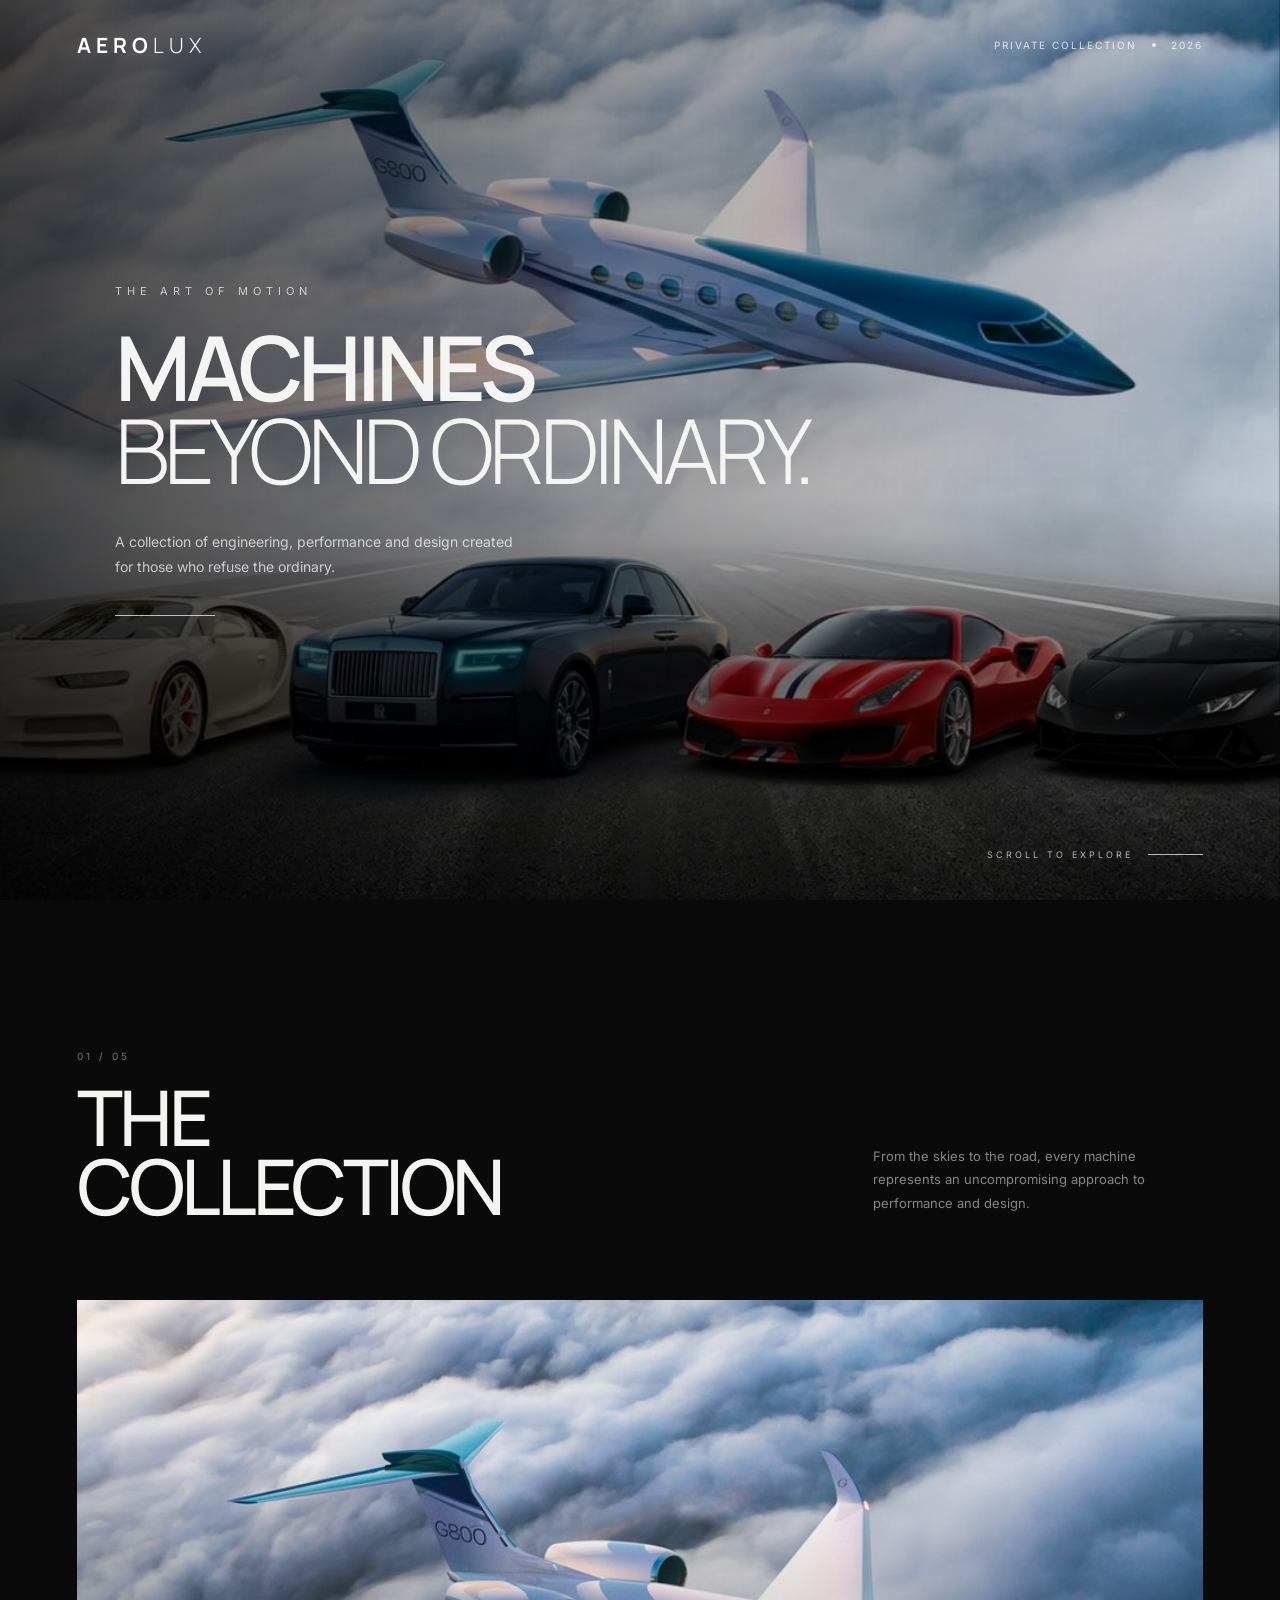
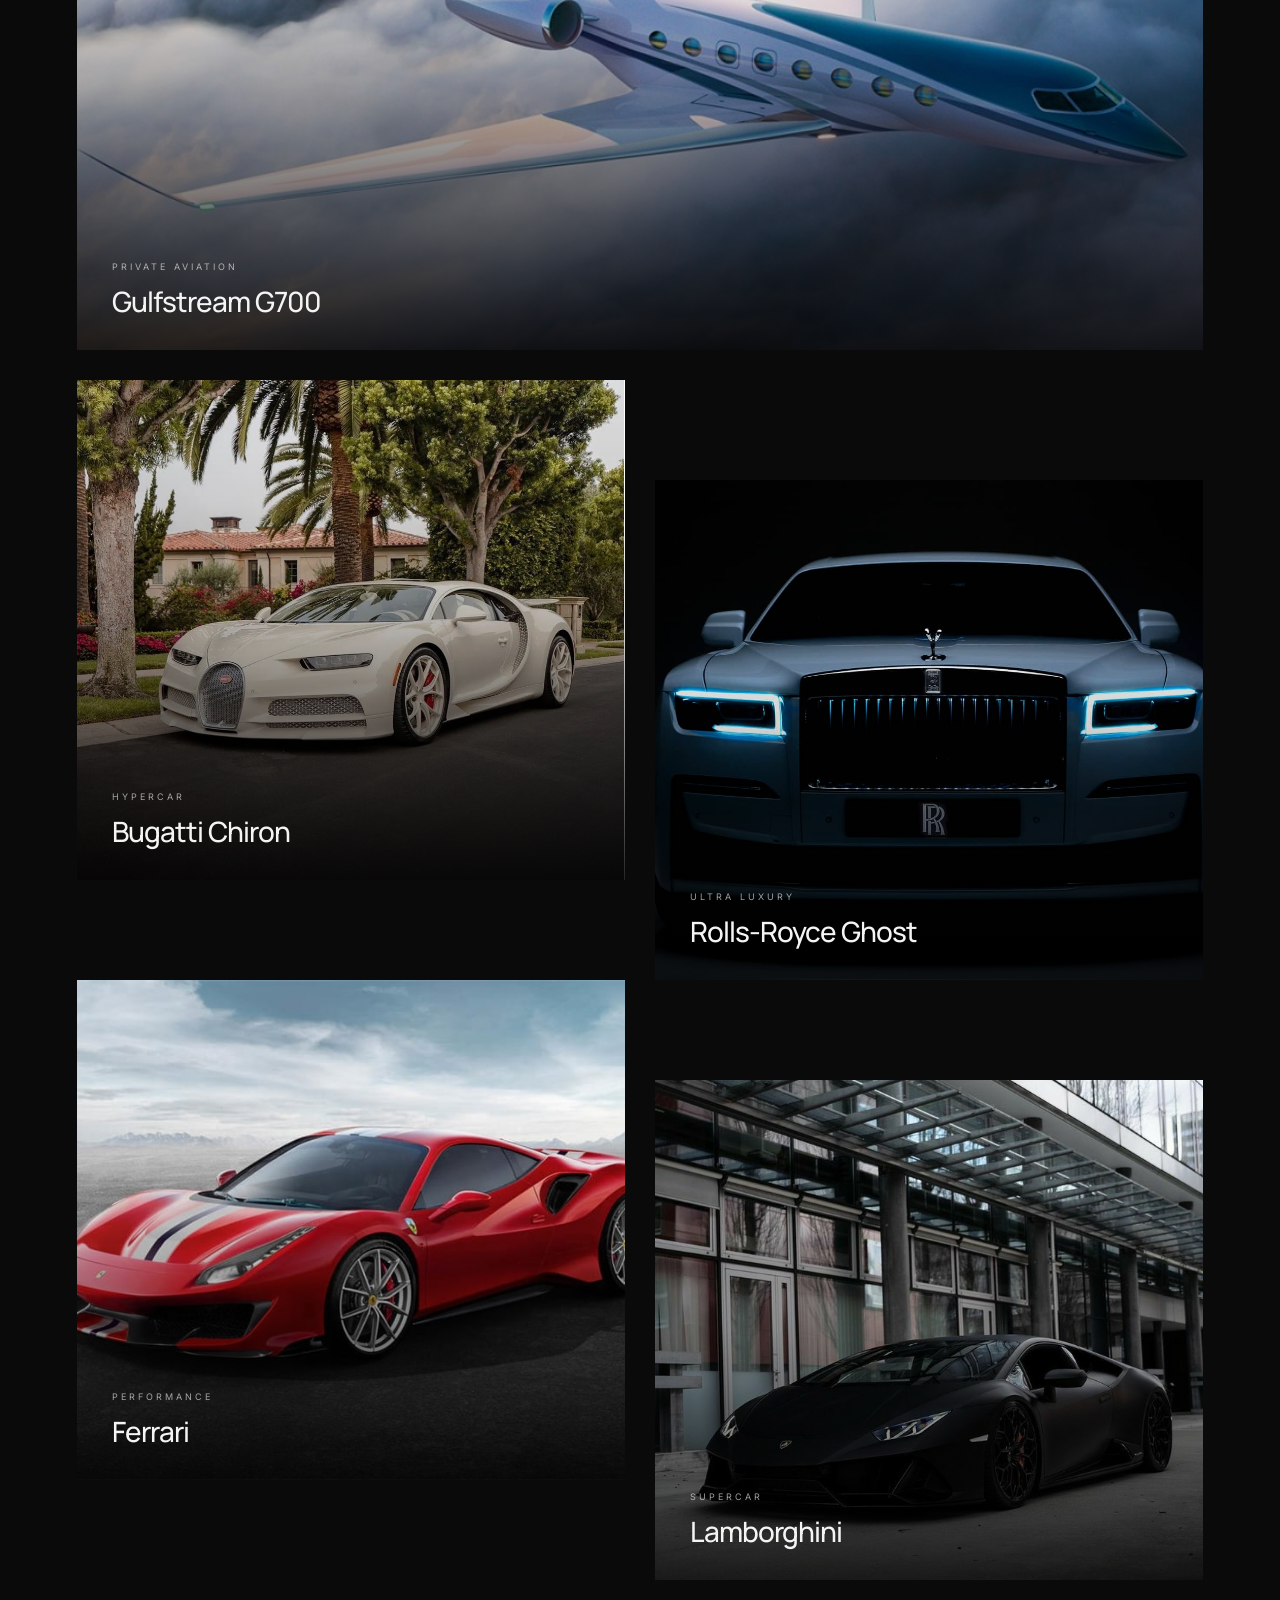
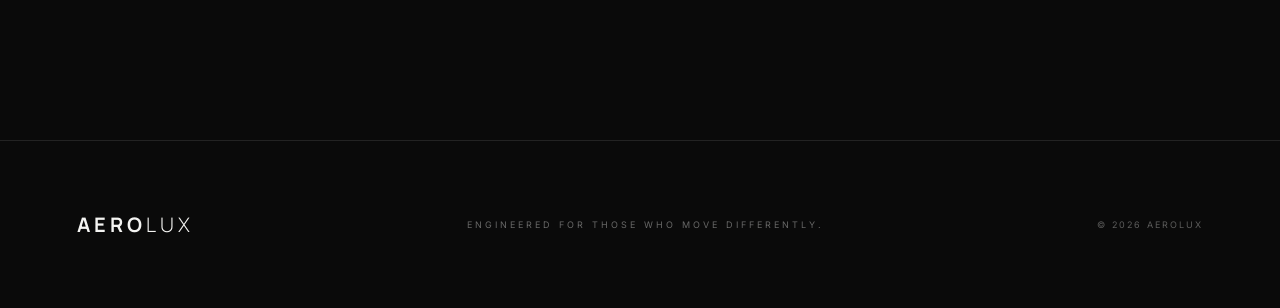
<file: Assets/Static Website 2 - My Garage Collection/index.html>
<!DOCTYPE html>
<html lang="en">
<head>
    <meta charset="UTF-8">
    <meta name="viewport" content="width=device-width, initial-scale=1.0">

    <title>AEROLUX — Machines Beyond Ordinary</title>

    <link rel="stylesheet" href="style.css">

    <!-- Optional Google Font -->
    <link rel="preconnect" href="https://fonts.googleapis.com">
    <link rel="preconnect" href="https://fonts.gstatic.com" crossorigin>
    <link
        href="https://fonts.googleapis.com/css2?family=Inter:wght@300;400;500;600&family=Manrope:wght@400;500;600;700&display=swap"
        rel="stylesheet"
    >
</head>

<body>

    <!-- ================= HEADER ================= -->

    <header class="header">
        <div class="logo">
            AERO<span>LUX</span>
        </div>

        <div class="header-right">
            <span>PRIVATE COLLECTION</span>
            <span class="dot"></span>
            <span>2026</span>
        </div>
    </header>


    <!-- ================= HERO ================= -->

    <main>

        <section class="hero">

            <div class="hero-image-wrapper">
                <img
                    src="My Garage Collection.png"
                    alt="Luxury private jet and exotic cars"
                    class="hero-image"
                >

                <div class="hero-overlay"></div>
            </div>

            <div class="hero-content">

                <p class="eyebrow">
                    THE ART OF MOTION
                </p>

                <h1>
                    MACHINES<br>
                    <span>BEYOND ORDINARY.</span>
                </h1>

                <p class="hero-description">
                    A collection of engineering, performance and design
                    created for those who refuse the ordinary.
                </p>

                <div class="hero-line"></div>

            </div>

            <div class="scroll-indicator">
                <span>SCROLL TO EXPLORE</span>
                <div class="scroll-line"></div>
            </div>

        </section>


        <!-- ================= COLLECTION ================= -->

        <section class="collection">

            <div class="section-heading">

                <div>
                    <p class="section-number">01 / 05</p>

                    <h2>
                        THE<br>
                        COLLECTION
                    </h2>
                </div>

                <p class="section-description">
                    From the skies to the road, every machine represents
                    an uncompromising approach to performance and design.
                </p>

            </div>


            <!-- ================= JET ================= -->

            <article class="vehicle jet-card">

                <div class="vehicle-image-wrapper">

                    <img
                        src="Gulfstream-g800.jpg"
                        alt="Private Jet"
                    >

                    <div class="vehicle-gradient"></div>

                    <div class="vehicle-info">

                        <div>
                            <span class="vehicle-category">
                                PRIVATE AVIATION
                            </span>

                            <h3>
                                Gulfstream G700
                            </h3>
                        </div>

                        <div class="vehicle-details">
                            Long-range luxury<br>
                            Designed for altitude
                        </div>

                    </div>

                </div>

            </article>


            <!-- ================= CARS ================= -->

            <div class="cars-grid">


                <!-- CAR 1 -->

                <article class="vehicle car-card">

                    <div class="vehicle-image-wrapper">

                        <img
                            src="Bugatti-Chiron-Cream.jpg"
                            alt="Luxury hypercar"
                        >

                        <div class="vehicle-gradient"></div>

                        <div class="vehicle-info">

                            <div>
                                <span class="vehicle-category">
                                    HYPERCAR
                                </span>

                                <h3>
                                    Bugatti Chiron
                                </h3>
                            </div>

                            <div class="vehicle-details">
                                W16 Power<br>
                                Extreme performance
                            </div>

                        </div>

                    </div>

                </article>


                <!-- CAR 2 -->

                <article class="vehicle car-card">

                    <div class="vehicle-image-wrapper">

                        <img
                            src="Rolls-Royce-Ghost.jpeg"
                            alt="Luxury sedan"
                        >

                        <div class="vehicle-gradient"></div>

                        <div class="vehicle-info">

                            <div>
                                <span class="vehicle-category">
                                    ULTRA LUXURY
                                </span>

                                <h3>
                                    Rolls-Royce Ghost
                                </h3>
                            </div>

                            <div class="vehicle-details">
                                Effortless power<br>
                                Handcrafted luxury
                            </div>

                        </div>

                    </div>

                </article>


                <!-- CAR 3 -->

                <article class="vehicle car-card">

                    <div class="vehicle-image-wrapper">

                        <img
                            src="Ferrari-Pista-488-Spyder.jpg"
                            alt="Ferrari sports car"
                        >

                        <div class="vehicle-gradient"></div>

                        <div class="vehicle-info">

                            <div>
                                <span class="vehicle-category">
                                    PERFORMANCE
                                </span>

                                <h3>
                                    Ferrari
                                </h3>
                            </div>

                            <div class="vehicle-details">
                                Italian engineering<br>
                                Built for the road
                            </div>

                        </div>

                    </div>

                </article>


                <!-- CAR 4 -->

                <article class="vehicle car-card">

                    <div class="vehicle-image-wrapper">

                        <img
                            src="Lamborghini-Huracan.jpg"
                            alt="Lamborghini"
                        >

                        <div class="vehicle-gradient"></div>

                        <div class="vehicle-info">

                            <div>
                                <span class="vehicle-category">
                                    SUPERCAR
                                </span>

                                <h3>
                                    Lamborghini
                                </h3>
                            </div>

                            <div class="vehicle-details">
                                V10 performance<br>
                                Italian design
                            </div>

                        </div>

                    </div>

                </article>

            </div>

        </section>


        <!-- ================= FOOTER ================= -->

        <footer>

            <div class="footer-logo">
                AERO<span>LUX</span>
            </div>

            <p>
                ENGINEERED FOR THOSE WHO MOVE DIFFERENTLY.
            </p>

            <span class="copyright">
                © 2026 AEROLUX
            </span>

        </footer>

    </main>

</body>
</html>
</file>
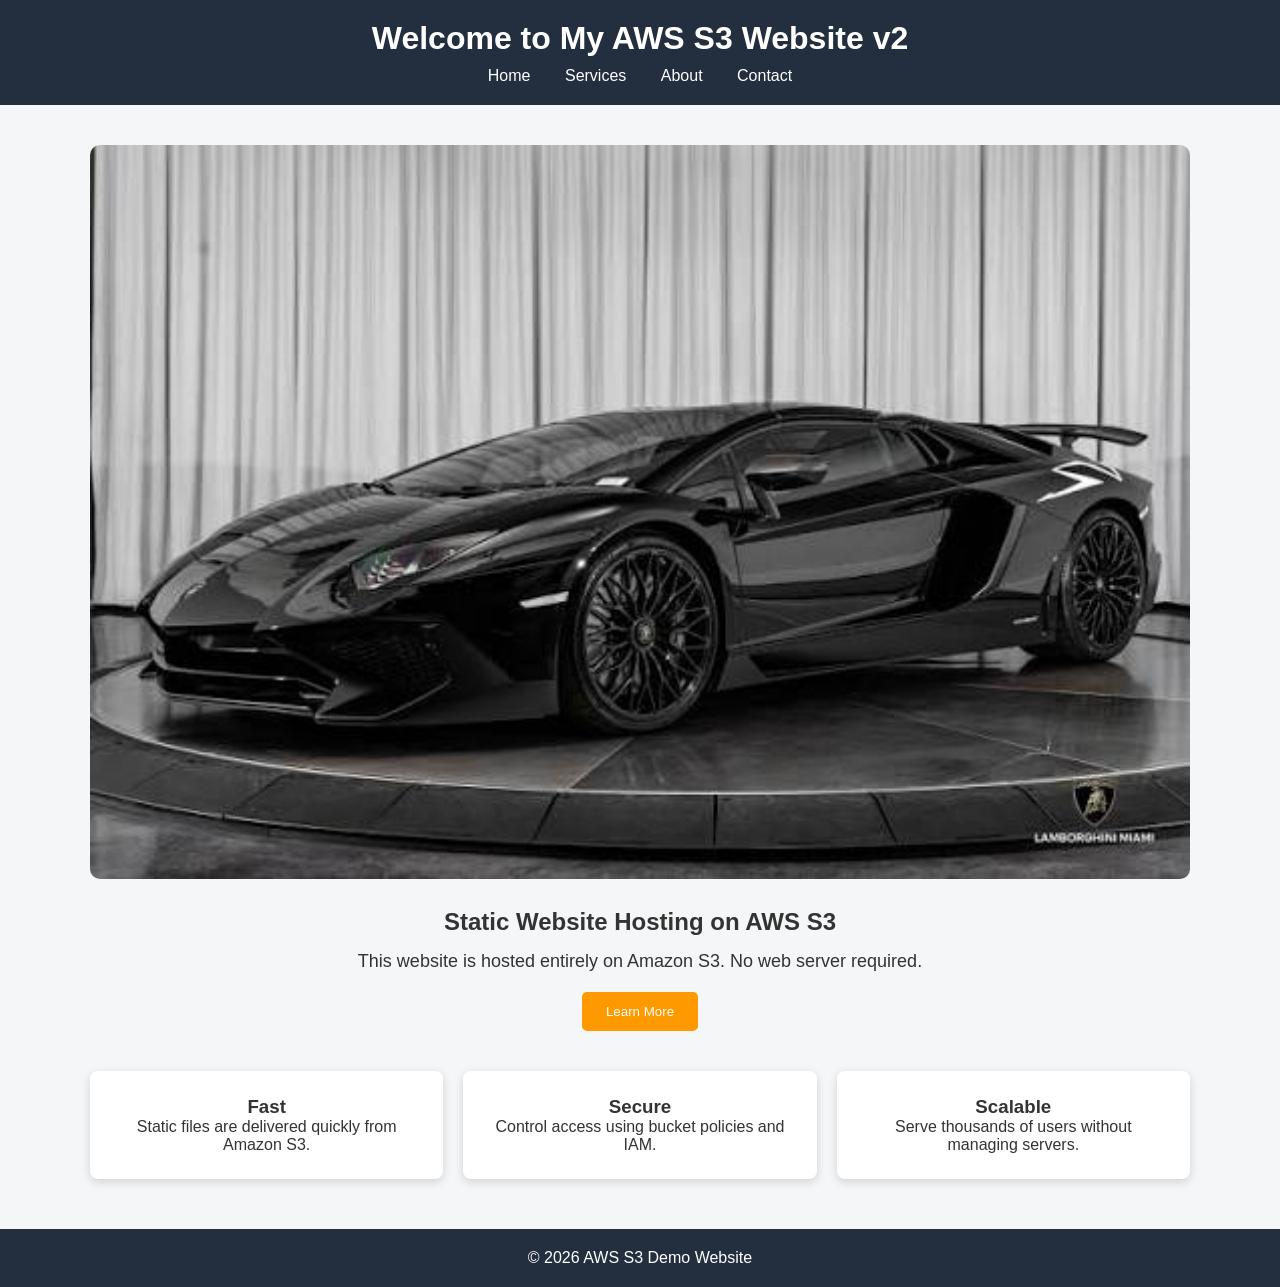
<file: Assets/Static Website/index.html>
<!DOCTYPE html>
<html lang="en">
<head>
    <meta charset="UTF-8">
    <meta name="viewport" content="width=device-width, initial-scale=1.0">
    <title>AWS S3 Static Website Demo</title>
    <link rel="stylesheet" href="style.css">
</head>
<body>

<header>
    <h1>Welcome to My AWS S3 Website v2</h1>
    <nav>
        <a href="#">Home</a>
        <a href="#">Services</a>
        <a href="#">About</a>
        <a href="#">Contact</a>
    </nav>
</header>

<section class="hero">
    <img src="lamborghini_aventador_black_podium.jfif" alt="Hero Image">

    <div class="hero-text">
        <h2>Static Website Hosting on AWS S3</h2>
        <p>
            This website is hosted entirely on Amazon S3.
            No web server required.
        </p>

        <button>Learn More</button>
    </div>
</section>

<section class="features">

    <div class="card">
        <h3>Fast</h3>
        <p>Static files are delivered quickly from Amazon S3.</p>
    </div>

    <div class="card">
        <h3>Secure</h3>
        <p>Control access using bucket policies and IAM.</p>
    </div>

    <div class="card">
        <h3>Scalable</h3>
        <p>Serve thousands of users without managing servers.</p>
    </div>

</section>

<footer>
    <p>© 2026 AWS S3 Demo Website</p>
</footer>

</body>
</html>
</file>
<file: Assets/Static Website 2 - My Garage Collection/style.css>
/* =====================================================
   GLOBAL
===================================================== */

* {
    margin: 0;
    padding: 0;
    box-sizing: border-box;
}

html {
    scroll-behavior: smooth;
}

body {
    background: #0a0a0a;
    color: #f4f4f2;
    font-family: "Inter", sans-serif;
    overflow-x: hidden;
}


/* =====================================================
   HEADER
===================================================== */

.header {
    position: absolute;
    top: 0;
    left: 0;

    width: 100%;
    height: 90px;

    padding: 0 6vw;

    display: flex;
    align-items: center;
    justify-content: space-between;

    z-index: 10;

    color: white;
}

.logo {
    font-family: "Manrope", sans-serif;

    font-size: 21px;
    font-weight: 700;

    letter-spacing: 5px;
}

.logo span {
    font-weight: 300;
}

.header-right {
    display: flex;
    align-items: center;
    gap: 15px;

    font-size: 10px;
    letter-spacing: 2px;

    opacity: 0.75;
}

.dot {
    width: 4px;
    height: 4px;

    background: white;
    border-radius: 50%;
}


/* =====================================================
   HERO
===================================================== */

.hero {
    height: 100vh;
    min-height: 700px;

    position: relative;

    display: flex;
    align-items: center;

    overflow: hidden;
}

.hero-image-wrapper {
    position: absolute;
    inset: 0;
}

.hero-image {
    width: 100%;
    height: 100%;

    object-fit: cover;

    display: block;

    transform: scale(1.02);

    animation: heroZoom 12s ease-out forwards;
}

@keyframes heroZoom {

    from {
        transform: scale(1.08);
    }

    to {
        transform: scale(1);
    }

}

.hero-overlay {
    position: absolute;
    inset: 0;

    background:
        linear-gradient(
            90deg,
            rgba(0,0,0,0.72) 0%,
            rgba(0,0,0,0.35) 45%,
            rgba(0,0,0,0.08) 100%
        ),
        linear-gradient(
            0deg,
            rgba(0,0,0,0.7) 0%,
            transparent 45%
        );
}

.hero-content {
    position: relative;

    margin-left: 9vw;

    max-width: 700px;

    z-index: 2;
}

.eyebrow {
    font-size: 11px;
    letter-spacing: 5px;

    margin-bottom: 28px;

    opacity: 0.75;
}

.hero h1 {
    font-family: "Manrope", sans-serif;

    font-size: clamp(55px, 7vw, 110px);

    line-height: 0.92;

    letter-spacing: -5px;

    font-weight: 600;
}

.hero h1 span {
    font-weight: 300;
}

.hero-description {
    max-width: 400px;

    margin-top: 38px;

    font-size: 14px;
    line-height: 1.8;

    color: rgba(255,255,255,0.7);
}

.hero-line {
    width: 100px;
    height: 1px;

    background: rgba(255,255,255,0.7);

    margin-top: 35px;
}

.scroll-indicator {
    position: absolute;

    bottom: 40px;
    right: 6vw;

    display: flex;
    align-items: center;
    gap: 15px;

    font-size: 9px;
    letter-spacing: 3px;

    opacity: 0.7;
}

.scroll-line {
    width: 55px;
    height: 1px;

    background: white;
}


/* =====================================================
   COLLECTION
===================================================== */

.collection {
    max-width: 1500px;

    margin: auto;

    padding: 150px 6vw 160px;
}

.section-heading {
    display: flex;

    justify-content: space-between;
    align-items: flex-end;

    margin-bottom: 80px;
}

.section-number {
    font-size: 10px;

    letter-spacing: 3px;

    opacity: 0.45;

    margin-bottom: 20px;
}

.section-heading h2 {
    font-family: "Manrope", sans-serif;

    font-size: clamp(45px, 6vw, 85px);

    line-height: 0.9;

    letter-spacing: -4px;

    font-weight: 500;
}

.section-description {
    max-width: 330px;

    font-size: 13px;

    line-height: 1.8;

    color: rgba(255,255,255,0.5);

    margin-bottom: 5px;
}


/* =====================================================
   VEHICLE CARDS
===================================================== */

.vehicle {
    position: relative;

    overflow: hidden;

    background: #151515;

    cursor: pointer;
}

.vehicle-image-wrapper {
    position: relative;

    width: 100%;
    height: 100%;

    overflow: hidden;
}

.vehicle img {
    width: 100%;
    height: 100%;

    object-fit: cover;

    display: block;

    transition:
        transform 0.8s cubic-bezier(.2,.8,.2,1),
        filter 0.8s ease;
}

.vehicle:hover img {
    transform: scale(1.07);

    filter: brightness(0.75);
}

.vehicle-gradient {
    position: absolute;

    inset: 0;

    background:
        linear-gradient(
            0deg,
            rgba(0,0,0,0.85) 0%,
            rgba(0,0,0,0.15) 50%,
            transparent 75%
        );

    pointer-events: none;
}


/* =====================================================
   JET
===================================================== */

.jet-card {
    width: 100%;

    height: 650px;

    margin-bottom: 30px;
}

.jet-card img {
    object-position: center;
}


/* =====================================================
   CARS GRID
===================================================== */

.cars-grid {
    display: grid;

    grid-template-columns: 1fr 1fr;

    gap: 30px;
}

.car-card {
    height: 500px;
}

.car-card:nth-child(1) {
    margin-top: 0;
}

.car-card:nth-child(2) {
    margin-top: 100px;
}

.car-card:nth-child(3) {
    margin-top: -30px;
}

.car-card:nth-child(4) {
    margin-top: 70px;
}


/* =====================================================
   VEHICLE INFO
===================================================== */

.vehicle-info {
    position: absolute;

    left: 35px;
    right: 35px;
    bottom: 30px;

    display: flex;

    justify-content: space-between;
    align-items: flex-end;

    z-index: 2;
}

.vehicle-category {
    display: block;

    font-size: 9px;

    letter-spacing: 3px;

    opacity: 0.65;

    margin-bottom: 10px;
}

.vehicle h3 {
    font-family: "Manrope", sans-serif;

    font-size: 28px;

    font-weight: 500;

    letter-spacing: -1px;
}

.vehicle-details {
    text-align: right;

    font-size: 10px;

    line-height: 1.7;

    letter-spacing: 1px;

    color: rgba(255,255,255,0.65);

    transform: translateY(10px);

    opacity: 0;

    transition:
        opacity 0.4s ease,
        transform 0.4s ease;
}

.vehicle:hover .vehicle-details {
    opacity: 1;

    transform: translateY(0);
}


/* =====================================================
   FOOTER
===================================================== */

footer {
    border-top: 1px solid rgba(255,255,255,0.1);

    padding: 70px 6vw;

    display: flex;

    align-items: center;

    justify-content: space-between;
}

.footer-logo {
    font-family: "Manrope", sans-serif;

    font-size: 20px;

    font-weight: 700;

    letter-spacing: 4px;
}

.footer-logo span {
    font-weight: 300;
}

footer p {
    font-size: 9px;

    letter-spacing: 3px;

    opacity: 0.4;
}

.copyright {
    font-size: 9px;

    letter-spacing: 2px;

    opacity: 0.35;
}


/* =====================================================
   RESPONSIVE
===================================================== */

@media (max-width: 900px) {

    .header {
        padding: 0 5vw;
    }

    .header-right {
        display: none;
    }

    .hero-content {
        margin-left: 7vw;
        margin-right: 7vw;
    }

    .hero h1 {
        letter-spacing: -3px;
    }

    .collection {
        padding: 100px 5vw;
    }

    .section-heading {
        display: block;
    }

    .section-description {
        margin-top: 35px;
    }

    .jet-card {
        height: 500px;
    }

    .cars-grid {
        grid-template-columns: 1fr;
    }

    .car-card,
    .car-card:nth-child(1),
    .car-card:nth-child(2),
    .car-card:nth-child(3),
    .car-card:nth-child(4) {
        height: 450px;
        margin-top: 0;
    }

    footer {
        flex-direction: column;
        gap: 25px;
        text-align: center;
    }

}


/* =====================================================
   SMALL MOBILE
===================================================== */

@media (max-width: 500px) {

    .hero {
        min-height: 650px;
    }

    .hero h1 {
        font-size: 48px;
    }

    .hero-description {
        font-size: 12px;
    }

    .jet-card {
        height: 400px;
    }

    .car-card,
    .car-card:nth-child(1),
    .car-card:nth-child(2),
    .car-card:nth-child(3),
    .car-card:nth-child(4) {
        height: 380px;
    }

    .vehicle-info {
        left: 22px;
        right: 22px;
        bottom: 22px;
    }

    .vehicle h3 {
        font-size: 22px;
    }

    .vehicle-details {
        display: none;
    }

}
</file>
<file: Assets/Static Website/style.css>
* {
    margin: 0;
    padding: 0;
    box-sizing: border-box;
}

body {
    font-family: Arial, Helvetica, sans-serif;
    background: #f4f6f8;
    color: #333;
}

header {
    background: #232f3e;
    color: white;
    padding: 20px;
    text-align: center;
}

nav {
    margin-top: 10px;
}

nav a {
    color: white;
    text-decoration: none;
    margin: 0 15px;
}

.hero {
    width: 90%;
    max-width: 1100px;
    margin: 40px auto;
    text-align: center;
}

.hero img {
    width: 100%;
    border-radius: 10px;
}

.hero-text {
    margin-top: 25px;
}

.hero-text h2 {
    margin-bottom: 15px;
}

.hero-text p {
    margin-bottom: 20px;
    font-size: 18px;
}

button {
    background: #ff9900;
    color: white;
    border: none;
    padding: 12px 24px;
    border-radius: 5px;
    cursor: pointer;
}

button:hover {
    background: #e68900;
}

.features {
    width: 90%;
    max-width: 1100px;
    margin: 40px auto;
    display: flex;
    justify-content: space-between;
    gap: 20px;
}

.card {
    flex: 1;
    background: white;
    padding: 25px;
    border-radius: 8px;
    box-shadow: 0 3px 10px rgba(0,0,0,.15);
    text-align: center;
}

footer {
    background: #232f3e;
    color: white;
    text-align: center;
    padding: 20px;
    margin-top: 50px;
}
</file>
